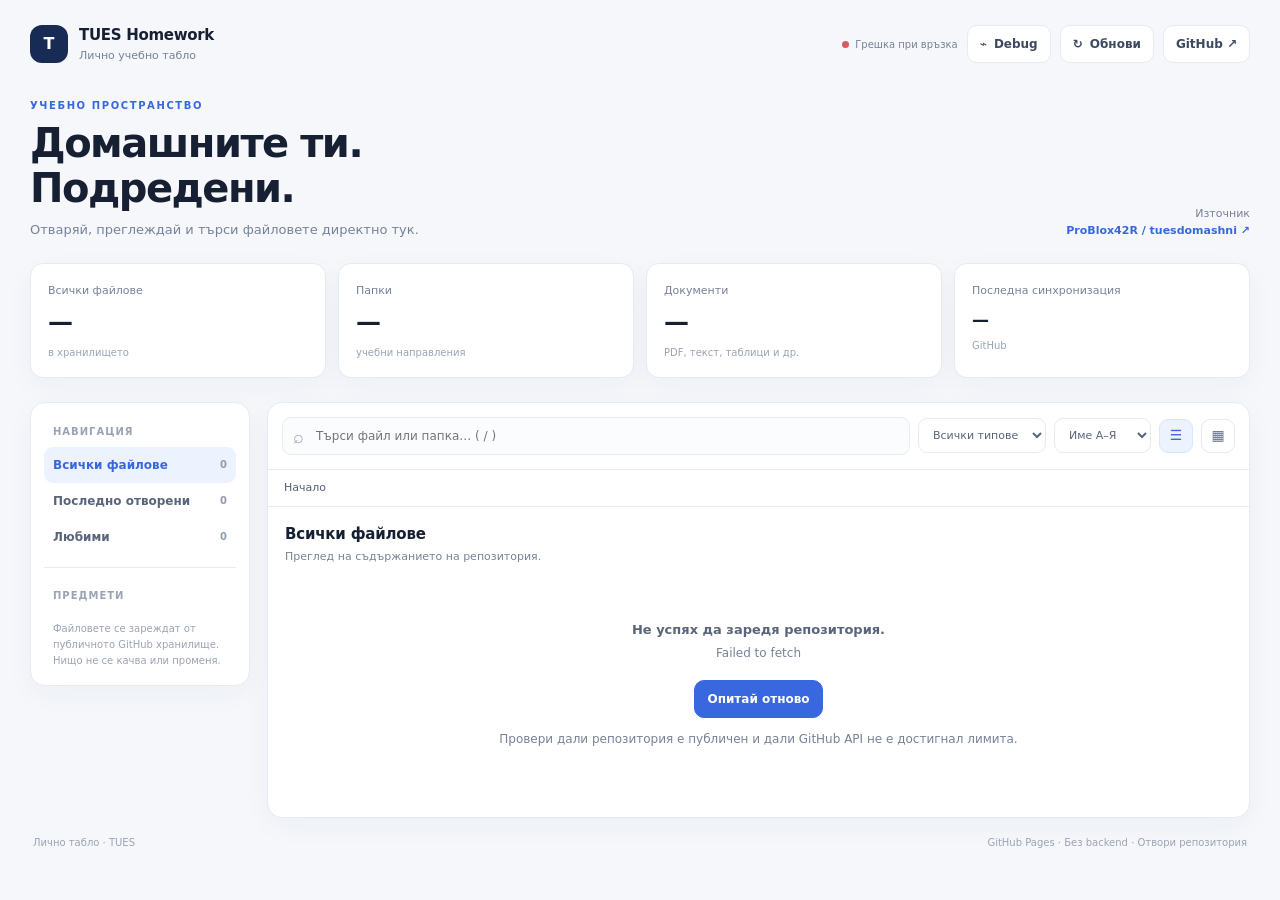
<file: index.html>
<!doctype html>
<html lang="bg">
<head>
<meta charset="utf-8">
<meta name="viewport" content="width=device-width,initial-scale=1">
<meta name="theme-color" content="#f5f7fb">
<meta name="description" content="Лично табло за домашните работи в ТУЕС.">
<title>TUES — Homework</title>
<style>
:root{--bg:#f5f7fb;--surface:#fff;--surface2:#f0f3f9;--ink:#172033;--muted:#778198;--line:#e6eaf1;--blue:#3867df;--blue-soft:#edf2ff;--green:#15966b;--red:#c84e55;--shadow:0 8px 28px #1b2b4a0a}
*{box-sizing:border-box}body{margin:0;background:var(--bg);color:var(--ink);font:14px/1.5 Inter,ui-sans-serif,system-ui,-apple-system,"Segoe UI",sans-serif}button,input,select{font:inherit}button,a{ -webkit-tap-highlight-color:transparent}a{color:inherit;text-decoration:none}button{cursor:pointer}
.layout{max-width:1480px;margin:auto;padding:24px 30px 40px}.top{display:flex;align-items:center;justify-content:space-between;margin-bottom:34px}.brand{display:flex;gap:11px;align-items:center}.logo{width:38px;height:38px;border-radius:12px;background:#172b55;color:#fff;display:grid;place-items:center;font-weight:800;font-size:16px}.brand b{display:block;font-size:15px;letter-spacing:-.3px}.brand small{display:block;color:var(--muted);font-size:11px;margin-top:1px}.topright{display:flex;align-items:center;gap:9px}.btn{border:1px solid var(--line);background:var(--surface);color:#3d4960;border-radius:10px;padding:9px 12px;font-size:12px;font-weight:650;display:inline-flex;align-items:center;gap:7px;transition:.15s}.btn:hover{border-color:#c8d3e8;background:#fafbff}.btn.primary{background:var(--blue);color:white;border-color:var(--blue)}.btn.ghost{background:transparent}.btn:disabled{opacity:.5;cursor:wait}
.hero{display:flex;justify-content:space-between;align-items:end;gap:24px;margin-bottom:24px}.eyebrow{font-size:10px;text-transform:uppercase;letter-spacing:1.6px;color:var(--blue);font-weight:800;margin-bottom:8px}h1{font-size:clamp(28px,4vw,40px);line-height:1.12;letter-spacing:-1.5px;margin:0;font-weight:780}.hero p{margin:9px 0 0;color:var(--muted);font-size:13px}.repo{color:var(--muted);font-size:11px;text-align:right}.repo a{color:var(--blue);font-weight:650}
.metrics{display:grid;grid-template-columns:repeat(4,1fr);gap:12px;margin-bottom:24px}.metric{background:var(--surface);border:1px solid var(--line);border-radius:13px;padding:15px 17px;box-shadow:var(--shadow)}.metric label{color:var(--muted);font-size:11px}.metric strong{display:block;font-size:25px;letter-spacing:-.8px;margin-top:3px}.metric span{font-size:10px;color:#9aa3b4}
.workspace{display:grid;grid-template-columns:220px minmax(0,1fr);gap:17px;align-items:start}.sidebar,.mainpanel{background:var(--surface);border:1px solid var(--line);border-radius:15px;box-shadow:var(--shadow)}.sidebar{padding:13px;position:sticky;top:14px}.side-label{color:#9aa3b4;font-size:10px;font-weight:800;letter-spacing:1px;text-transform:uppercase;padding:8px 9px}.navitem{width:100%;border:0;background:transparent;text-align:left;padding:9px;border-radius:9px;color:#59657a;font-size:12px;font-weight:600;display:flex;justify-content:space-between;align-items:center}.navitem:hover,.navitem.active{background:var(--blue-soft);color:var(--blue)}.count{font-size:10px;color:#929caf}.side-sep{height:1px;background:var(--line);margin:12px 0}.side-foot{font-size:10px;color:#9aa3b4;padding:10px 9px 3px;line-height:1.6}
.mainpanel{min-width:0;overflow:hidden}.toolbar{display:flex;align-items:center;gap:8px;padding:14px;border-bottom:1px solid var(--line);flex-wrap:wrap}.search{position:relative;flex:1;min-width:180px}.search:before{content:"⌕";position:absolute;left:11px;top:6px;color:#9aa3b4;font-size:18px}.search input{width:100%;border:1px solid var(--line);border-radius:9px;background:#fbfcfe;padding:9px 10px 9px 33px;font-size:12px;outline:0}.search input:focus{border-color:#9bb4f5;background:white}.select{border:1px solid var(--line);background:#fff;border-radius:9px;padding:9px 10px;color:#59657a;font-size:11px;outline:0}.viewbtn{width:34px;height:34px;display:grid;place-items:center;border:1px solid var(--line);background:#fff;border-radius:9px;color:#647089}.viewbtn.active{background:var(--blue-soft);color:var(--blue);border-color:#dbe5ff}
.pathbar{padding:10px 16px;border-bottom:1px solid var(--line);font-size:11px;color:var(--muted);display:flex;gap:7px;align-items:center;flex-wrap:wrap}.crumb{color:var(--blue);cursor:pointer}.crumb:hover{text-decoration:underline}.crumb.current{color:#536078;cursor:default}.content-head{display:flex;justify-content:space-between;align-items:center;padding:16px 17px 10px;gap:12px}.content-head h2{font-size:15px;margin:0;letter-spacing:-.2px}.content-head p{font-size:11px;color:var(--muted);margin:3px 0 0}.sortinfo{font-size:10px;color:#9aa3b4}
.file-list{padding:0 12px 12px}.file{display:flex;align-items:center;gap:11px;padding:10px 9px;border-radius:10px;border-bottom:1px solid #f0f2f6;min-width:0}.file:hover{background:#f8faff}.file:last-child{border-bottom:0}.fileicon{width:34px;height:34px;flex:none;border-radius:9px;background:#f0f3fa;color:#61718d;display:grid;place-items:center;font-size:10px;font-weight:800}.filemeta{min-width:0;flex:1}.filename{font-size:12px;font-weight:650;overflow:hidden;text-overflow:ellipsis;white-space:nowrap}.filepath{font-size:10px;color:#9aa3b4;overflow:hidden;text-overflow:ellipsis;white-space:nowrap;margin-top:2px}.filesize{font-size:10px;color:#929caf;white-space:nowrap}.fileactions{display:flex;gap:5px;opacity:.65}.file:hover .fileactions{opacity:1}.mini{border:1px solid var(--line);background:white;color:#69758b;border-radius:7px;padding:5px 7px;font-size:10px}.mini:hover{color:var(--blue);border-color:#cbd8f6}.empty{padding:45px 18px;text-align:center;color:var(--muted);font-size:12px}.empty b{display:block;color:#59657a;font-size:13px;margin-bottom:4px}
.gridmode{display:grid;grid-template-columns:repeat(auto-fill,minmax(185px,1fr));gap:9px;padding:0 14px 14px}.gridmode .file{border:1px solid var(--line);padding:13px;align-items:flex-start;flex-wrap:wrap}.gridmode .filemeta{flex-basis:calc(100% - 48px)}.gridmode .fileactions{width:100%;opacity:1}.gridmode .filesize{display:none}
.footer{display:flex;justify-content:space-between;gap:12px;color:#9aa3b4;font-size:10px;margin-top:17px;padding:0 3px}.status{display:flex;align-items:center;gap:6px;font-size:10px;color:#758198}.dot{width:7px;height:7px;border-radius:50%;background:#19a575}.dot.bad{background:#d85b62}.dot.busy{background:#e0a33d}
.overlay{position:fixed;inset:0;background:#14203966;z-index:20;display:none;align-items:center;justify-content:center;padding:22px}.overlay.open{display:flex}.viewer{width:min(1000px,100%);height:min(88vh,850px);background:white;border-radius:15px;box-shadow:0 25px 80px #14203944;display:flex;flex-direction:column;overflow:hidden}.viewerhead{display:flex;align-items:center;gap:10px;padding:12px 15px;border-bottom:1px solid var(--line)}.viewername{font-weight:700;font-size:12px;flex:1;min-width:0;overflow:hidden;text-overflow:ellipsis;white-space:nowrap}.viewerbody{overflow:auto;flex:1;background:#f7f8fb;padding:18px}.viewerbody pre{margin:0;white-space:pre-wrap;overflow-wrap:anywhere;font:12px/1.65 ui-monospace,SFMono-Regular,Consolas,monospace;color:#24314a;background:white;border:1px solid var(--line);padding:18px;border-radius:10px}.viewerbody iframe{width:100%;height:100%;min-height:500px;border:0;background:white;border-radius:8px}.viewerbody img{display:block;max-width:100%;max-height:100%;margin:auto;object-fit:contain}.viewerbody table{border-collapse:collapse;background:white;width:100%;font-size:11px}.viewerbody td,.viewerbody th{border:1px solid var(--line);padding:7px;text-align:left}.viewerbody th{background:#f0f3f9}.viewerbody .unsupported{background:white;padding:25px;border-radius:10px;color:var(--muted);text-align:center}
.debug{position:fixed;right:18px;bottom:18px;z-index:30;width:min(470px,calc(100vw - 36px));max-height:65vh;background:#111827;color:#dbe5f5;border:1px solid #334155;border-radius:13px;box-shadow:0 20px 60px #0003;display:none;flex-direction:column;overflow:hidden}.debug.open{display:flex}.debughead{display:flex;align-items:center;padding:11px 13px;border-bottom:1px solid #293548;font-size:11px;font-weight:700}.debughead span{flex:1}.debugbody{padding:12px;overflow:auto;font:10px/1.65 ui-monospace,monospace;color:#aab9cf}.log{padding:7px 0;border-bottom:1px solid #253247;overflow-wrap:anywhere}.log.error{color:#ff9a9f}.log.warn{color:#f5cc80}.log.ok{color:#80dfb5}.debugfoot{display:flex;gap:7px;padding:9px 12px;border-top:1px solid #293548}.debugfoot button{background:#1e293b;color:#dbe5f5;border:1px solid #334155;border-radius:7px;padding:6px 9px;font-size:10px}
.toast{position:fixed;bottom:20px;left:50%;transform:translate(-50%,20px);background:#172033;color:white;padding:10px 14px;border-radius:9px;font-size:11px;opacity:0;pointer-events:none;transition:.2s;z-index:50}.toast.show{opacity:1;transform:translate(-50%,0)}
@media(max-width:800px){.layout{padding:18px 14px 30px}.workspace{grid-template-columns:1fr}.sidebar{position:static;display:flex;gap:4px;overflow:auto;padding:7px}.side-label,.side-sep,.side-foot{display:none}.navitem{width:auto;white-space:nowrap;padding:8px 11px}.metrics{grid-template-columns:repeat(2,1fr)}.hero{align-items:flex-start;flex-direction:column}.repo{text-align:left}.top{margin-bottom:27px}}
@media(max-width:520px){.topright .btn span{display:none}.topright .btn{padding:9px}.metrics{gap:8px}.metric{padding:12px}.metric strong{font-size:22px}.toolbar{gap:6px}.search{flex-basis:100%}.select{flex:1}.filesize{display:none}.fileactions{opacity:1}.content-head{padding:13px 14px 9px}.footer{flex-direction:column}}
</style>
</head>
<body>
<div class="layout">
<header class="top">
  <a class="brand" href="#" aria-label="Начало"><div class="logo">T</div><div><b>TUES Homework</b><small>Лично учебно табло</small></div></a>
  <div class="topright">
    <div class="status" id="status"><i class="dot busy"></i><span>Свързване…</span></div>
    <button class="btn" id="debugBtn" title="Debug панел">⌁ <span>Debug</span></button>
    <button class="btn" id="refreshBtn" title="Обнови">↻ <span>Обнови</span></button>
    <a class="btn" href="https://github.com/ProBlox42R/tuesdomashni" target="_blank" rel="noopener">GitHub ↗</a>
  </div>
</header>

<section class="hero">
  <div><div class="eyebrow">УЧЕБНО ПРОСТРАНСТВО</div><h1>Домашните ти.<br>Подредени.</h1><p>Отваряй, преглеждай и търси файловете директно тук.</p></div>
  <div class="repo">Източник<br><a href="https://github.com/ProBlox42R/tuesdomashni" target="_blank" rel="noopener">ProBlox42R / tuesdomashni ↗</a></div>
</section>

<section class="metrics">
  <div class="metric"><label>Всички файлове</label><strong id="mFiles">—</strong><span>в хранилището</span></div>
  <div class="metric"><label>Папки</label><strong id="mFolders">—</strong><span>учебни направления</span></div>
  <div class="metric"><label>Документи</label><strong id="mDocs">—</strong><span>PDF, текст, таблици и др.</span></div>
  <div class="metric"><label>Последна синхронизация</label><strong id="mTime" style="font-size:17px;margin-top:8px">—</strong><span id="mBranch">GitHub</span></div>
</section>

<section class="workspace">
  <aside class="sidebar">
    <div class="side-label">Навигация</div>
    <button class="navitem active" data-view="all">Всички файлове <span class="count" id="navAll">0</span></button>
    <button class="navitem" data-view="recent">Последно отворени <span class="count" id="navRecent">0</span></button>
    <button class="navitem" data-view="starred">Любими <span class="count" id="navStarred">0</span></button>
    <div class="side-sep"></div><div class="side-label">Предмети</div>
    <div id="subjectNav"></div>
    <div class="side-foot">Файловете се зареждат от публичното GitHub хранилище. Нищо не се качва или променя.</div>
  </aside>

  <main class="mainpanel">
    <div class="toolbar">
      <div class="search"><input id="search" type="search" placeholder="Търси файл или папка… ( / )" autocomplete="off"></div>
      <select class="select" id="typeFilter" aria-label="Тип файл"><option value="all">Всички типове</option></select>
      <select class="select" id="sort"><option value="name">Име A–Я</option><option value="type">Тип файл</option><option value="size">Размер</option></select>
      <button class="viewbtn active" id="listView" title="Списък">☰</button><button class="viewbtn" id="gridView" title="Карти">▦</button>
    </div>
    <div class="pathbar" id="breadcrumbs"><span class="crumb current">Начало</span></div>
    <div class="content-head"><div><h2 id="heading">Всички файлове</h2><p id="subheading">Преглед на съдържанието на репозитория.</p></div><div class="sortinfo" id="resultCount"></div></div>
    <div id="fileContainer" class="file-list"><div class="empty"><b>Зареждане…</b>Свързване с GitHub API.</div></div>
  </main>
</section>
<footer class="footer"><span>Лично табло · TUES</span><span>GitHub Pages · Без backend · <a href="https://github.com/ProBlox42R/tuesdomashni" target="_blank" rel="noopener">Отвори репозитория</a></span></footer>
</div>

<div class="overlay" id="viewerOverlay" role="dialog" aria-modal="true" aria-label="Преглед на файл">
  <div class="viewer"><div class="viewerhead"><div class="viewername" id="viewerName">Преглед</div><a class="btn" id="viewerGithub" target="_blank" rel="noopener">GitHub ↗</a><a class="btn" id="viewerRaw" target="_blank" rel="noopener">Raw ↗</a><button class="btn" id="closeViewer" aria-label="Затвори">✕</button></div><div class="viewerbody" id="viewerBody"></div></div>
</div>
<div class="debug" id="debugPanel"><div class="debughead"><span>Диагностика / Debug console</span><button id="closeDebug" class="btn" style="padding:4px 7px">✕</button></div><div class="debugbody" id="debugBody"></div><div class="debugfoot"><button id="copyDebug">Копирай логовете</button><button id="clearDebug">Изчисти</button><button id="retryDebug">Retry API</button></div></div>
<div class="toast" id="toast"></div>

<script>
(() => {
'use strict';
const OWNER='ProBlox42R', REPO='tuesdomashni', API='https://api.github.com';
const $=id=>document.getElementById(id);
const state={files:[],folders:[],branch:'main',path:'',view:'all',mode:'list',sort:'name',type:'all',query:'',rate:null,logs:[],lastError:null};
const recentKey='tues-homework-recent-v2',starKey='tues-homework-stars-v2';
const readStore=(k)=>{try{return JSON.parse(localStorage.getItem(k)||'[]')}catch{return []}};
const writeStore=(k,v)=>{try{localStorage.setItem(k,JSON.stringify(v))}catch(e){log('warn','Local storage недостъпен: '+e.message)}};
let recent=readStore(recentKey), starred=readStore(starKey), toastTimer;
function log(level,msg,extra=''){const time=new Date().toLocaleTimeString('bg-BG');state.logs.push(`[${time}] ${level.toUpperCase()}: ${msg}${extra?' | '+extra:''}`);if(state.logs.length>250)state.logs.shift();renderLogs()}
function renderLogs(){const box=$('debugBody');if(box)box.innerHTML=state.logs.map(x=>`<div class="log ${x.includes('ERROR')?'error':x.includes('WARN')?'warn':x.includes('OK')?'ok':''}">${esc(x)}</div>`).join('')||'Няма логове.';if(box)box.scrollTop=box.scrollHeight}
function setStatus(text,kind='ok'){$('status').innerHTML=`<i class="dot ${kind==='bad'?'bad':kind==='busy'?'busy':''}"></i><span>${esc(text)}</span>`}
function toast(msg){$('toast').textContent=msg;$('toast').classList.add('show');clearTimeout(toastTimer);toastTimer=setTimeout(()=>$('toast').classList.remove('show'),2100)}
function esc(s){return String(s).replace(/[&<>"']/g,c=>({'&':'&amp;','<':'&lt;','>':'&gt;','"':'&quot;',"'":'&#39;'}[c]))}
function ext(path){const n=path.split('/').pop();return n.includes('.')?n.split('.').pop().toLowerCase():'folder'}
function humanSize(n){if(!n)return '—';if(n<1024)return n+' B';if(n<1048576)return (n/1024).toFixed(1)+' KB';return (n/1048576).toFixed(1)+' MB'}
function rawUrl(path){return `https://raw.githubusercontent.com/${OWNER}/${REPO}/${encodeURIComponent(state.branch)}/${path.split('/').map(encodeURIComponent).join('/')}`}
function githubUrl(path){return `https://github.com/${OWNER}/${REPO}/blob/${encodeURIComponent(state.branch)}/${path.split('/').map(encodeURIComponent).join('/')}`}
function fileIcon(file){const e=ext(file.path);return ({pdf:'PDF',png:'IMG',jpg:'IMG',jpeg:'IMG',gif:'IMG',webp:'IMG',svg:'SVG',md:'MD',txt:'TXT',html:'HTML',css:'CSS',js:'JS',ts:'TS',json:'JSON',yml:'YML',yaml:'YML',py:'PY',c:'C',cpp:'C++',java:'JAVA',csv:'CSV',doc:'DOC',docx:'DOCX',ppt:'PPT',pptx:'PPTX',xls:'XLS',xlsx:'XLSX',zip:'ZIP'}[e]||e.toUpperCase().slice(0,5))}
function isDocument(f){return ['pdf','md','txt','doc','docx','ppt','pptx','xls','xlsx','csv'].includes(ext(f.path))}
function subjectOf(path){return path.includes('/')?path.split('/')[0]:'Общи файлове'}
async function request(url,label){const start=performance.now();log('info',`GET ${label}`,url);const r=await fetch(url,{headers:{Accept:'application/vnd.github+json','X-GitHub-Api-Version':'2022-11-28'}});const elapsed=Math.round(performance.now()-start);state.rate={limit:r.headers.get('x-ratelimit-limit'),remaining:r.headers.get('x-ratelimit-remaining'),reset:r.headers.get('x-ratelimit-reset'),elapsed};log(r.ok?'ok':'error',`${label}: HTTP ${r.status}`,`${elapsed} ms · remaining ${state.rate.remaining??'?'}`);if(!r.ok){let body='';try{body=(await r.json()).message||''}catch{}throw new Error(`GitHub API ${r.status}${body?': '+body:''}`)}return r.json()}
async function load(){const btn=$('refreshBtn');btn.disabled=true;setStatus('Синхронизиране…','busy');$('fileContainer').innerHTML='<div class="empty"><b>Зареждане…</b>Четене на файловете от GitHub.</div>';state.lastError=null;
 try{
  const repo=await request(`${API}/repos/${OWNER}/${REPO}`,'repository metadata');
  state.branch=repo.default_branch||'main';$('mBranch').textContent='Branch: '+state.branch;
  const tree=await request(`${API}/repos/${OWNER}/${REPO}/git/trees/${encodeURIComponent(state.branch)}?recursive=1`,'repository tree');
  if(tree.truncated)log('warn','GitHub върна частично дърво','Репозиторият е много голям; възможно е да липсват файлове.');
  state.files=(tree.tree||[]).filter(x=>x.type==='blob'&&!x.path.split('/').some(p=>p.startsWith('.')||p==='node_modules')).map(x=>({path:x.path,size:x.size||0,sha:x.sha,type:'file'}));
  state.folders=[...new Set(state.files.flatMap(f=>{const a=f.path.split('/');return a.slice(0,-1).map((_,i)=>a.slice(0,i+1).join('/'))}))].sort();
  $('mFiles').textContent=state.files.length;$('mFolders').textContent=state.folders.length;$('mDocs').textContent=state.files.filter(isDocument).length;$('mTime').textContent=new Date().toLocaleTimeString('bg-BG',{hour:'2-digit',minute:'2-digit'});
  $('navAll').textContent=state.files.length;$('navRecent').textContent=recent.length;$('navStarred').textContent=starred.length;
  buildSubjectNav();buildTypeFilter();setStatus('Синхронизирано','ok');log('ok',`Заредени ${state.files.length} файла и ${state.folders.length} папки`);
  render();
 }catch(e){state.lastError=e.message;setStatus('Грешка при връзка','bad');log('error',e.message);$('fileContainer').innerHTML=`<div class="empty"><b>Не успях да заредя репозитория.</b>${esc(e.message)}<br><br><button class="btn primary" id="retryMain">Опитай отново</button><p>Провери дали репозитория е публичен и дали GitHub API не е достигнал лимита.</p></div>`;$('retryMain')?.addEventListener('click',load)}
 finally{btn.disabled=false}
}
function buildSubjectNav(){const names=[...new Set(state.files.map(f=>subjectOf(f.path)))].sort((a,b)=>a.localeCompare(b,'bg'));$('subjectNav').innerHTML=names.map(n=>`<button class="navitem" data-subject="${esc(n)}">${esc(n)} <span class="count">${state.files.filter(f=>subjectOf(f.path)===n).length}</span></button>`).join('');$('subjectNav').querySelectorAll('button').forEach(b=>b.addEventListener('click',()=>{state.view='subject';state.path='';state.subject=b.dataset.subject;updateNav();render()}))}
function buildTypeFilter(){const types=[...new Set(state.files.map(f=>ext(f.path)))].sort();$('typeFilter').innerHTML='<option value="all">Всички типове</option>'+types.map(t=>`<option value="${esc(t)}">.${esc(t)}</option>`).join('')}
function updateNav(){document.querySelectorAll('.navitem[data-view]').forEach(b=>b.classList.toggle('active',b.dataset.view===state.view));document.querySelectorAll('#subjectNav button').forEach(b=>b.classList.toggle('active',state.view==='subject'&&b.dataset.subject===state.subject))}
function setPath(p){state.view='all';state.path=p;state.subject='';updateNav();render()}
function breadcrumbs(){const bits=state.path?state.path.split('/'):[];let html='<span class="crumb" data-path="">Начало</span>';let acc='';bits.forEach((b,i)=>{acc+=(acc?'/':'')+b;html+=`<span>›</span><span class="crumb ${i===bits.length-1?'current':''}" data-path="${esc(acc)}">${esc(b)}</span>`});$('breadcrumbs').innerHTML=html;$('breadcrumbs').querySelectorAll('[data-path]').forEach(el=>el.addEventListener('click',()=>setPath(el.dataset.path)))}
function render(){breadcrumbs();updateNav();let items=[];
 if(state.view==='recent'){items=recent.map(p=>state.files.find(f=>f.path===p)).filter(Boolean);$('heading').textContent='Последно отворени';}
 else if(state.view==='starred'){items=starred.map(p=>state.files.find(f=>f.path===p)).filter(Boolean);$('heading').textContent='Любими';}
 else if(state.view==='subject'){items=state.files.filter(f=>subjectOf(f.path)===state.subject);$('heading').textContent=state.subject||'Предмет';}
 else if(state.path){items=state.files.filter(f=>f.path.startsWith(state.path+'/')&&!f.path.slice(state.path.length+1).includes('/'));$('heading').textContent=state.path.split('/').pop();}
 else{items=state.files.filter(f=>!f.path.includes('/'));$('heading').textContent='Всички файлове';}
 const q=state.query.toLocaleLowerCase('bg');items=items.filter(f=>(!q||f.path.toLocaleLowerCase('bg').includes(q))&&(state.type==='all'||ext(f.path)===state.type));
 items.sort((a,b)=>state.sort==='size'?b.size-a.size:state.sort==='type'?ext(a.path).localeCompare(ext(b.path)):a.path.localeCompare(b.path,'bg'));
 const folders=state.view==='all'&&!state.path?state.folders.filter(p=>!p.includes('/')):state.path?state.folders.filter(p=>p.startsWith(state.path+'/')&&!p.slice(state.path.length+1).includes('/')):[];
 $('subheading').textContent=state.view==='recent'?'Файловете, които си отварял наскоро.':state.view==='starred'?'Запазените от теб файлове.':state.view==='subject'?'Файлове в избрания предмет.':state.path?'Съдържание на папката.':'Файлове и папки от GitHub.';
 $('resultCount').textContent=`${folders.length} папки · ${items.length} файла`;
 let html=folders.map(p=>`<div class="file folderrow" data-folder="${esc(p)}"><div class="fileicon">DIR</div><div class="filemeta"><div class="filename">${esc(p.split('/').pop())}</div><div class="filepath">${esc(p)}</div></div><span class="filesize">Папка</span><div class="fileactions"><button class="mini openfolder">Отвори →</button></div></div>`).join('');
 html+=items.map(f=>{const fav=starred.includes(f.path);return `<div class="file"><div class="fileicon">${fileIcon(f)}</div><div class="filemeta"><div class="filename">${esc(f.path.split('/').pop())}</div><div class="filepath">${esc(f.path)}</div></div><span class="filesize">${humanSize(f.size)}</span><div class="fileactions"><button class="mini preview" data-path="${esc(f.path)}">Преглед</button><button class="mini star" data-path="${esc(f.path)}" title="Любими">${fav?'★':'☆'}</button><button class="mini more" data-path="${esc(f.path)}" title="GitHub">↗</button></div></div>`}).join('');
 $('fileContainer').className=state.mode==='grid'?'gridmode':'file-list';
 $('fileContainer').innerHTML=html||'<div class="empty"><b>Няма файлове тук.</b>Избери друга папка или промени търсенето.</div>';
 $('fileContainer').querySelectorAll('[data-folder]').forEach(el=>el.addEventListener('click',()=>setPath(el.dataset.folder)));
 $('fileContainer').querySelectorAll('.preview').forEach(b=>b.addEventListener('click',()=>openViewer(b.dataset.path)));
 $('fileContainer').querySelectorAll('.star').forEach(b=>b.addEventListener('click',()=>toggleStar(b.dataset.path)));
 $('fileContainer').querySelectorAll('.more').forEach(b=>b.addEventListener('click',()=>window.open(githubUrl(b.dataset.path),'_blank','noopener')));
 $('navRecent').textContent=recent.length;$('navStarred').textContent=starred.length;
}
function toggleStar(path){starred=starred.includes(path)?starred.filter(x=>x!==path):[...starred,path];writeStore(starKey,starred);toast(starred.includes(path)?'Добавено в Любими':'Премахнато от Любими');render()}
function addRecent(path){recent=[path,...recent.filter(x=>x!==path)].slice(0,30);writeStore(recentKey,recent)}
async function openViewer(path){const file=state.files.find(f=>f.path===path);if(!file)return;const e=ext(path);$('viewerName').textContent=path;$('viewerGithub').href=githubUrl(path);$('viewerRaw').href=rawUrl(path);$('viewerBody').innerHTML='<div class="empty">Зареждане на прегледа…</div>';$('viewerOverlay').classList.add('open');addRecent(path);render();log('info','Отваряне на viewer',path);
 try{
  if(['png','jpg','jpeg','gif','webp','svg'].includes(e)){$('viewerBody').innerHTML=`<img alt="${esc(path)}" src="${rawUrl(path)}">`;return}
  if(e==='pdf'){$('viewerBody').innerHTML=`<iframe title="PDF preview" src="${rawUrl(path)}#toolbar=1&navpanes=0"></iframe>`;return}
  if(e==='html'){$('viewerBody').innerHTML=`<iframe title="HTML preview" sandbox src="${rawUrl(path)}"></iframe>`;return}
  if(['txt','md','js','ts','css','json','yml','yaml','py','c','cpp','java','sh','xml','csv','log','ini','sql'].includes(e)){
   const r=await fetch(rawUrl(path));if(!r.ok)throw new Error(`Raw файлът върна HTTP ${r.status}`);const text=await r.text();
   if(e==='csv'){$('viewerBody').innerHTML=csvTable(text)}else $('viewerBody').innerHTML=`<pre>${esc(text.slice(0,500000))}${text.length>500000?'\n\n[Прегледът е ограничен до 500 KB]':''}</pre>`;
   log('ok','Viewer зареди съдържание',`${path} · ${text.length} chars`);return;
  }
  $('viewerBody').innerHTML=`<div class="unsupported"><b>Няма вграден преглед за .${esc(e)}</b><p>Можеш да отвориш файла в GitHub или да го свалиш от Raw.</p><a class="btn primary" href="${rawUrl(path)}" target="_blank" rel="noopener">Отвори Raw ↗</a></div>`;
 }catch(err){$('viewerBody').innerHTML=`<div class="unsupported"><b>Грешка при прегледа</b><p>${esc(err.message)}</p><button class="btn" onclick="document.getElementById('viewerBody').innerHTML='<div class=&quot;unsupported&quot;>Затвори и опитай отново.</div>'">OK</button></div>`;log('error','Viewer error',err.message)}
}
function csvTable(raw){const rows=raw.split(/\r?\n/).filter(Boolean).slice(0,150).map(line=>line.split(','));if(!rows.length)return '<div class="empty">Празен CSV файл.</div>';return '<table>'+rows.map((r,i)=>'<tr>'+r.map(c=>`<${i?'td':'th'}>${esc(c.replace(/^"|"$/g,''))}</${i?'td':'th'}>`).join('')+'</tr>').join('')+'</table>'}
function closeViewer(){$('viewerOverlay').classList.remove('open')}
document.querySelectorAll('.navitem[data-view]').forEach(b=>b.addEventListener('click',()=>{state.view=b.dataset.view;state.path='';state.subject='';render()}));
$('search').addEventListener('input',e=>{state.query=e.target.value;render()});$('typeFilter').addEventListener('change',e=>{state.type=e.target.value;render()});$('sort').addEventListener('change',e=>{state.sort=e.target.value;render()});
$('listView').addEventListener('click',()=>{state.mode='list';$('listView').classList.add('active');$('gridView').classList.remove('active');render()});$('gridView').addEventListener('click',()=>{state.mode='grid';$('gridView').classList.add('active');$('listView').classList.remove('active');render()});
$('refreshBtn').addEventListener('click',load);$('debugBtn').addEventListener('click',()=>$('debugPanel').classList.toggle('open'));$('closeDebug').addEventListener('click',()=>$('debugPanel').classList.remove('open'));$('closeViewer').addEventListener('click',closeViewer);$('viewerOverlay').addEventListener('click',e=>{if(e.target===$('viewerOverlay'))closeViewer()});
$('clearDebug').addEventListener('click',()=>{state.logs=[];renderLogs()});$('retryDebug').addEventListener('click',load);$('copyDebug').addEventListener('click',async()=>{try{await navigator.clipboard.writeText(state.logs.join('\n'));toast('Debug логовете са копирани')}catch{toast('Clipboard не е достъпен')}})
document.addEventListener('keydown',e=>{if(e.key==='Escape'){closeViewer();$('debugPanel').classList.remove('open')}if(e.key==='/'&&!['INPUT','TEXTAREA'].includes(document.activeElement.tagName)){e.preventDefault();$('search').focus()}});
log('info','Dashboard стартира',`${location.href} · ${navigator.userAgent}`);
log('info','Repository config',`${OWNER}/${REPO}`);
load();
})();
</script>
</body>
</html>
</file>
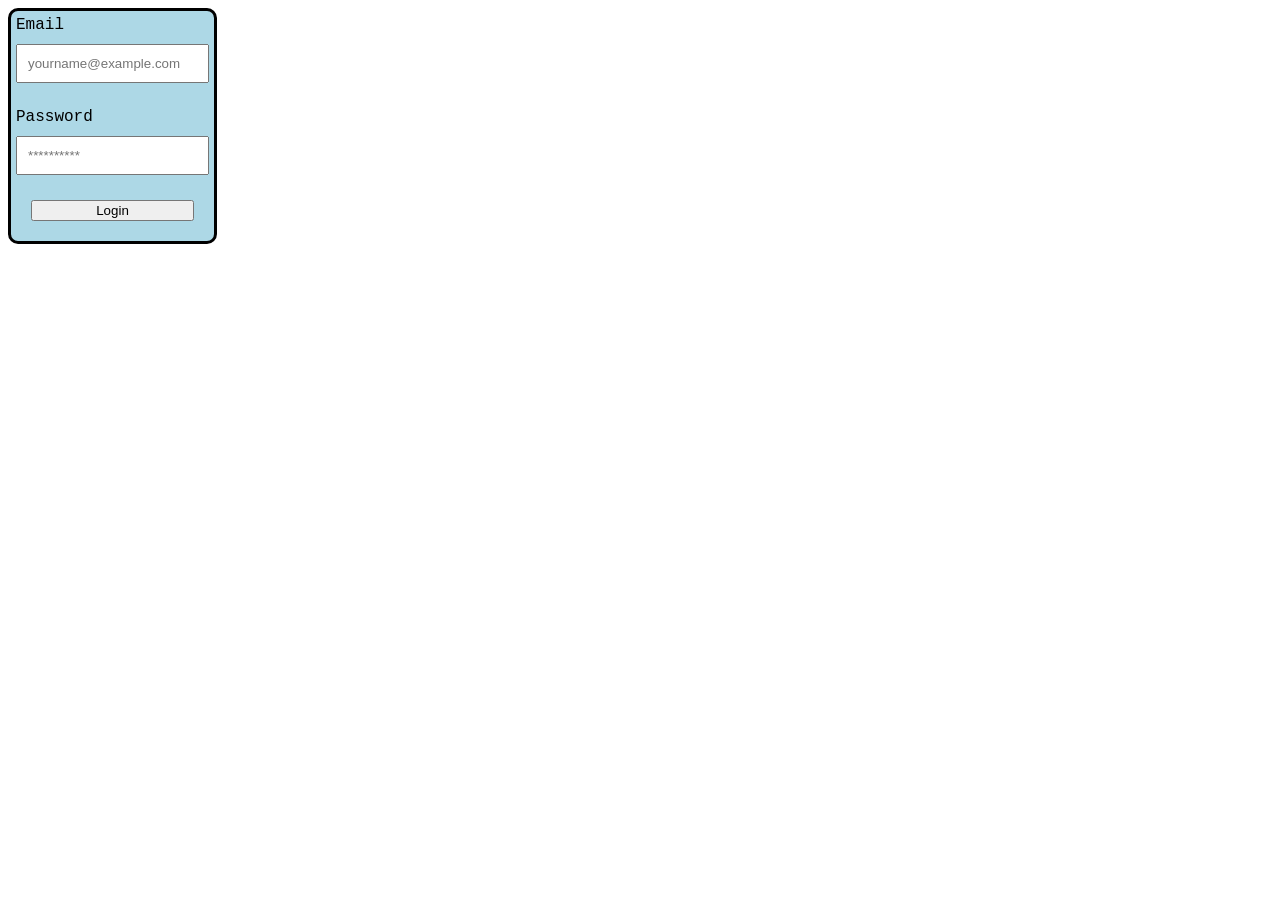
<file: IT/index.html>
<!DOCTYPE html>
<html lang="en">
    <head>
        <title>Login screen</title>
        <link rel="stylesheet" href="assets/styles.css">
        <link rel="icon" type="image/png" href="/assets/favicon-96x96.png" sizes="96x96" />
        <link rel="icon" type="image/svg+xml" href="/assets/favicon.svg" />
        <link rel="shortcut icon" href="/assets/favicon.ico" />
        <link rel="apple-touch-icon" sizes="180x180" href="/assets/apple-touch-icon.png" />
        <meta name="apple-mobile-web-app-title" content="Dashboard" />
        <link rel="manifest" href="/assets/site.webmanifest" />
        <link rel="stylesheet" href="https://cdnjs.cloudflare.com/ajax/libs/font-awesome/4.7.0/css/font-awesome.min.css">
        </head>
        <body>
           <div class="formcard">
            <form id="logincard">
                <label for="email">Email</label>
                <input id="email" type="email" placeholder="yourname@example.com" required />
                <label for="password">Password</label>
                <input id="password" type="password" placeholder="**********" required />
                <button type="submit">Login</button>
                </form>
                </div>
</file>
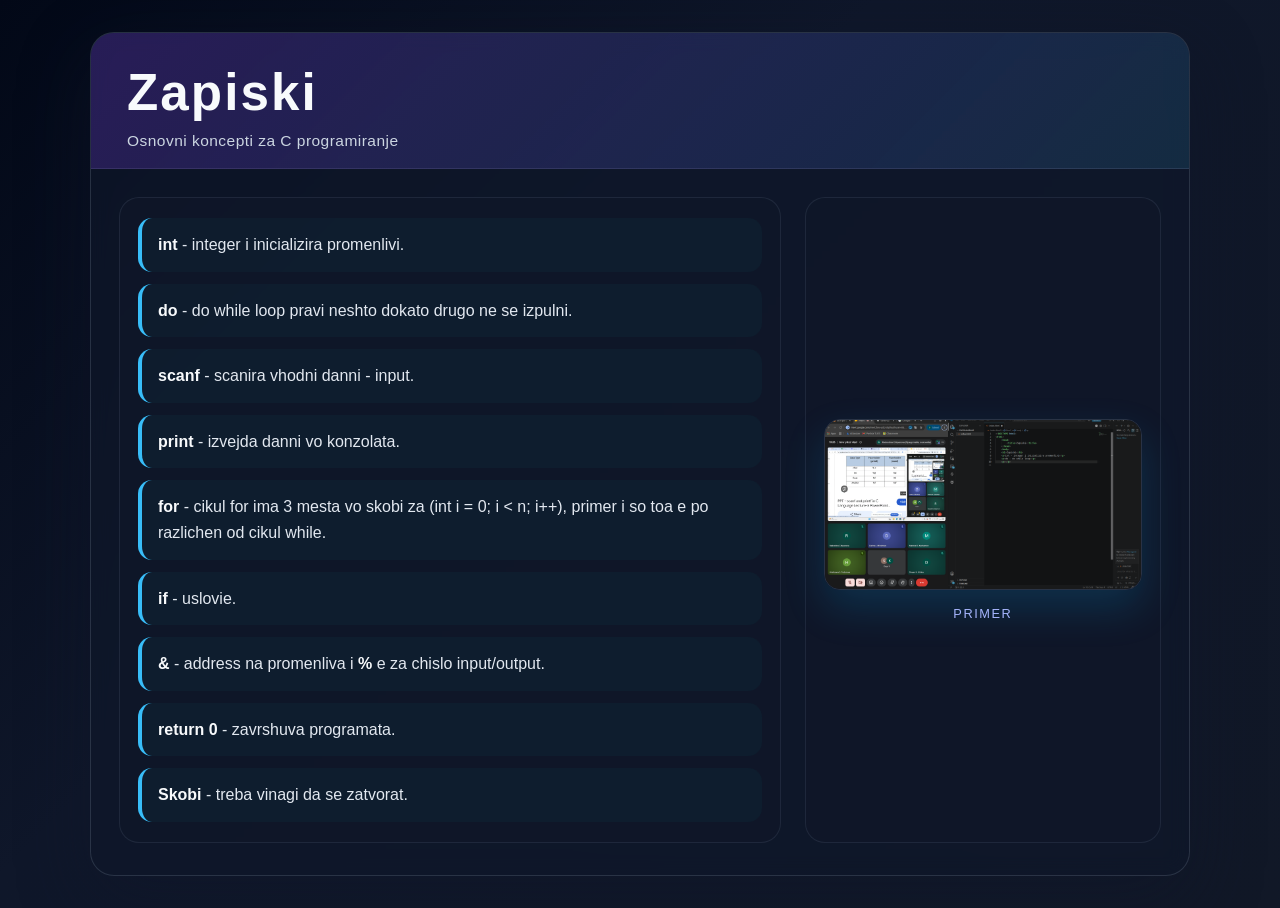
<file: programirane/materiali/index.html>
<!DOCTYPE html>
<html lang="mk">
	<head>
		<meta charset="UTF-8">
		<meta name="viewport" content="width=device-width, initial-scale=1.0">
		<title>Zapiski</title>
		<style>
			:root {
				--bg: #0f172a;
				--bg-soft: #111827;
				--panel: rgba(15, 23, 42, 0.72);
				--panel-border: rgba(148, 163, 184, 0.2);
				--text: #e2e8f0;
				--muted: #cbd5e1;
				--accent: #7c3aed;
				--accent-2: #22c55e;
				--accent-3: #38bdf8;
				--shadow: rgba(15, 23, 42, 0.45);
			}

			* {
				box-sizing: border-box;
			}

			body {
				margin: 0;
				font-family: Arial, Helvetica, sans-serif;
				background: linear-gradient(135deg, #020817 0%, #0f172a 40%, #111827 100%);
				color: var(--text);
				min-height: 100vh;
				display: flex;
				align-items: center;
				justify-content: center;
				padding: 32px 18px;
			}

			.page {
				width: min(1100px, 100%);
				background: rgba(15, 23, 42, 0.7);
				backdrop-filter: blur(10px);
				border: 1px solid var(--panel-border);
				border-radius: 24px;
				box-shadow: 0 24px 70px var(--shadow);
				overflow: hidden;
			}

			.header {
				padding: 30px 36px 18px;
				background: linear-gradient(135deg, rgba(124, 58, 237, 0.25), rgba(56, 189, 248, 0.12));
				border-bottom: 1px solid rgba(148, 163, 184, 0.15);
			}

			h1 {
				margin: 0;
				font-size: clamp(2.1rem, 4vw, 3.4rem);
				letter-spacing: 0.04em;
				font-weight: 700;
				color: #f8fafc;
			}

			.subtitle {
				margin-top: 10px;
				color: var(--muted);
				font-size: 0.97rem;
				letter-spacing: 0.03em;
			}

			.content {
				display: grid;
				grid-template-columns: 1.3fr 0.7fr;
				gap: 24px;
				padding: 28px 28px 32px;
			}

			.notes,
			.preview {
				background: rgba(15, 23, 42, 0.8);
				border: 1px solid rgba(148, 163, 184, 0.12);
				border-radius: 20px;
				padding: 20px 18px;
			}

			.notes {
				display: grid;
				gap: 12px;
			}

			.note {
				padding: 14px 16px;
				border-radius: 14px;
				background: rgba(15, 118, 110, 0.08);
				border-left: 4px solid var(--accent-3);
				line-height: 1.6;
				color: var(--text);
			}

			.note strong {
				color: #f8fafc;
			}

			.preview {
				display: flex;
				flex-direction: column;
				gap: 16px;
				align-items: center;
				justify-content: center;
			}

			.preview img {
				display: block;
				width: 100%;
				height: auto;
				border-radius: 16px;
				border: 1px solid rgba(148, 163, 184, 0.2);
				box-shadow: 0 18px 40px rgba(14, 165, 233, 0.18);
			}

			.preview-label {
				font-size: 0.8rem;
				text-transform: uppercase;
				letter-spacing: 0.12em;
				color: #a5b4fc;
				text-align: center;
			}

			@media (max-width: 760px) {
				.content {
					grid-template-columns: 1fr;
				}

				.header {
					padding: 26px 22px 14px;
				}

				.content {
					padding: 20px 18px 24px;
				}
			}
		</style>
	</head>
	<body>
		<div class="page">
			<header class="header">
				<h1>Zapiski</h1>
				<div class="subtitle">Osnovni koncepti za C programiranje</div>
			</header>

			<main class="content">
				<section class="notes" aria-label="Lista na zapiski">
					<div class="note"><strong>int</strong> - integer i inicializira promenlivi.</div>
					<div class="note"><strong>do</strong> - do while loop pravi neshto dokato drugo ne se izpulni.</div>
					<div class="note"><strong>scanf</strong> - scanira vhodni danni - input.</div>
					<div class="note"><strong>print</strong> - izvejda danni vo konzolata.</div>
					<div class="note"><strong>for</strong> - cikul for ima 3 mesta vo skobi za (int i = 0; i < n; i++), primer i so toa e po razlichen od cikul while.</div>
					<div class="note"><strong>if</strong> - uslovie.</div>
					<div class="note"><strong>&</strong> - address na promenliva i <strong>%</strong> e za chislo input/output.</div>
					<div class="note"><strong>return 0</strong> - zavrshuva programata.</div>
					<div class="note"><strong>Skobi</strong> - treba vinagi da se zatvorat.</div>
				</section>

				<aside class="preview" aria-label="Screenshot">
					<img src="image.png" alt="Screenshot od primer">
					<div class="preview-label">Primer</div>
				</aside>
			</main>
		</div>
	</body>
</html>
</file>
<file: IT/assets/styles.css>
body {
    margin: 10;
    padding: 0;
    width: fit-content;
    display: flex;
    align-items: center;
}

label {
    color: black;
    font-family: 'Courier New', Courier, monospace;
    margin: 5px;
}
.formcard {
    display: flex;
    border: black solid;
    border-radius: 10px;
    justify-content: center;
    align-items: center;
    box-sizing: content-box;  
    background-color: lightblue;



}

input {
        margin: 5px;
        padding: 10px;
}

form {
    display: flex;
    flex-direction: column;
}

button {
    margin: 20px;
}

#email {
    margin-bottom: 20px;
}
</file>
